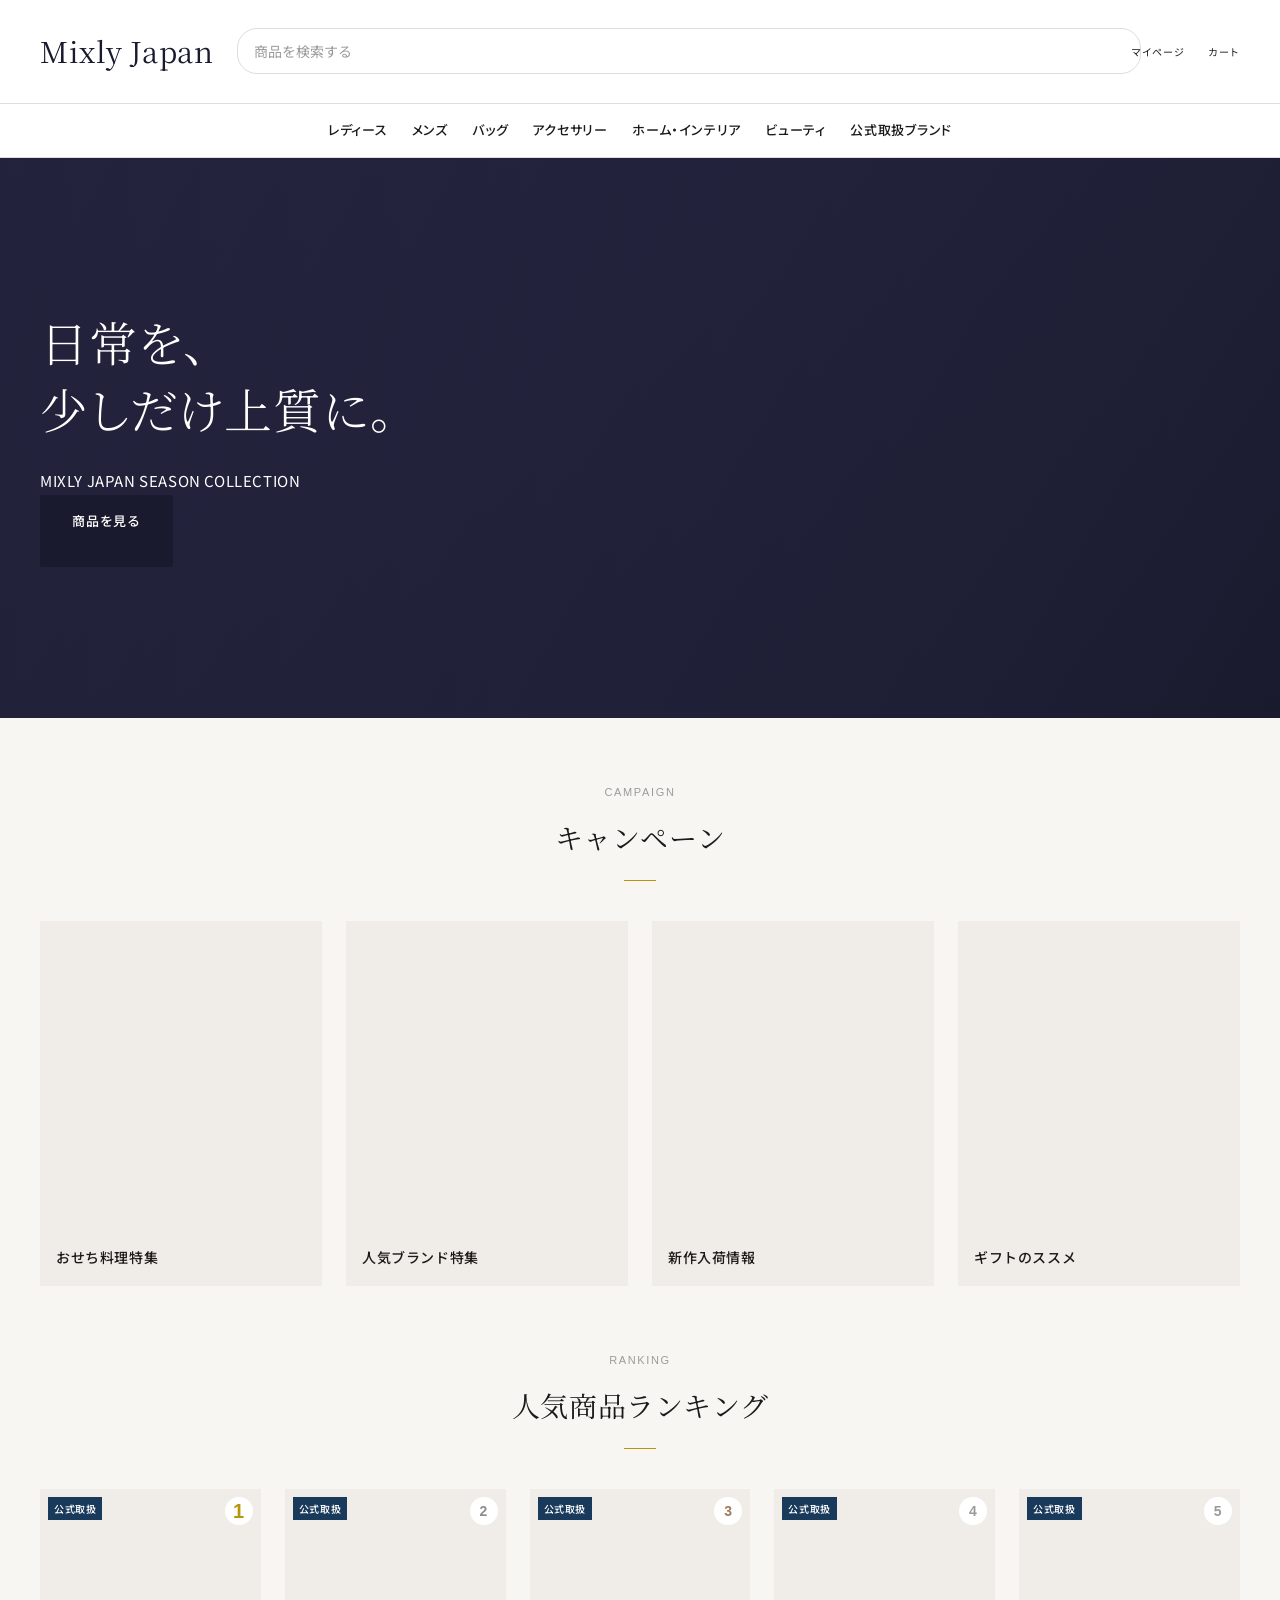
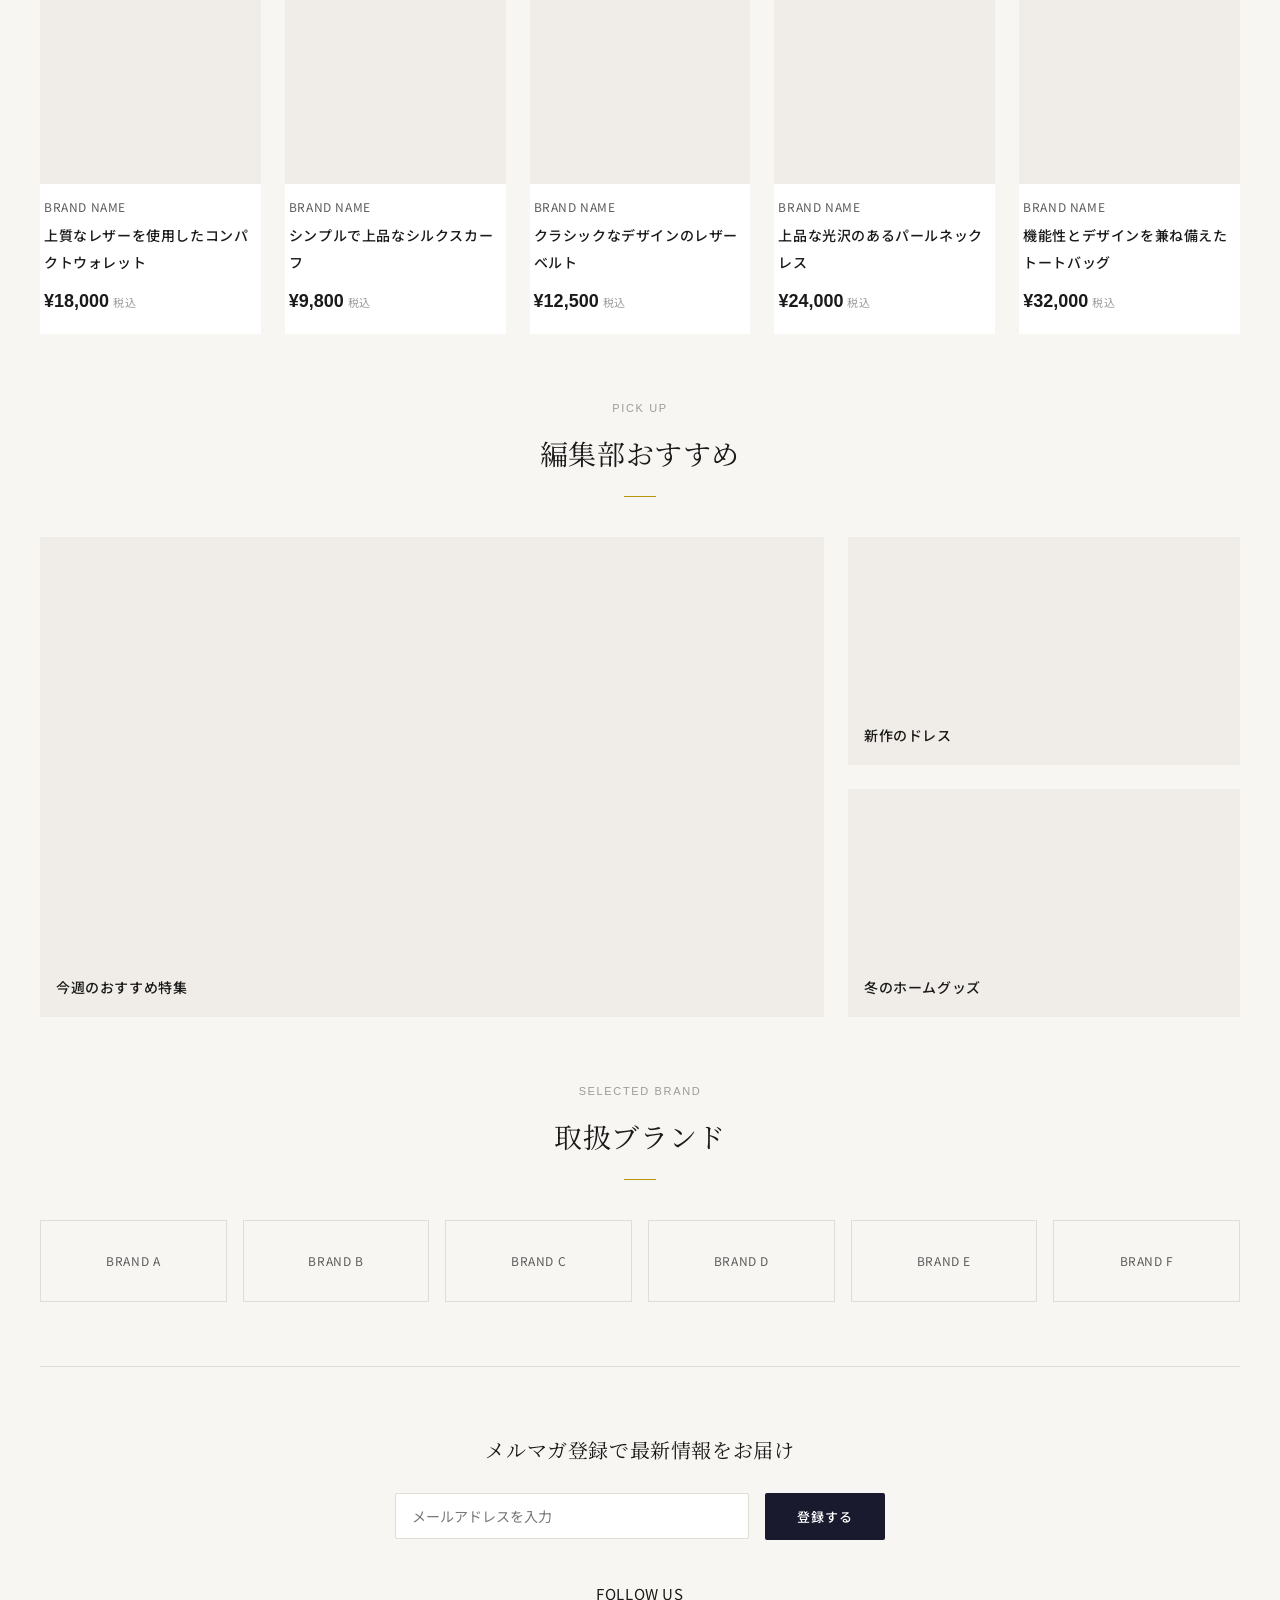
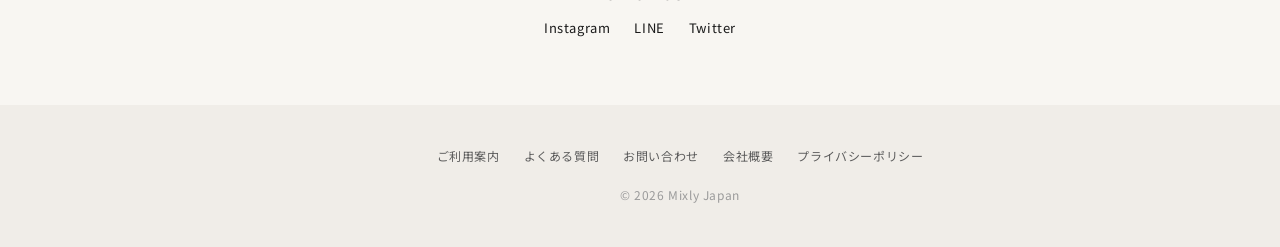
<file: legacy/test.html>
<!DOCTYPE html>
<html lang="ja">
<head>
    <meta charset="UTF-8">
    <meta name="viewport" content="width=device-width, initial-scale=1.0">
    <title>Mixly Japan</title>
    <link rel="stylesheet" type="text/css" href="style.css?v=3" />
</head>
<body>
    <header>
        <div class="container header-top">
            <div class="logo">Mixly Japan</div>
            <div class="header-search">
                <input type="text" placeholder="商品を検索する">
            </div>
            <div class="header-icons">
                <a href="#" class="icon-link">マイページ</a>
                <a href="#" class="icon-link">カート</a>
            </div>
        </div>
        <nav class="container">
            <ul>
                <li><a href="#">レディース</a></li>
                <li><a href="#">メンズ</a></li>
                <li><a href="#">バッグ</a></li>
                <li><a href="#">アクセサリー</a></li>
                <li><a href="#">ホーム・インテリア</a></li>
                <li><a href="#">ビューティ</a></li>
                <li><a href="#">公式取扱ブランド</a></li>
            </ul>
        </nav>
    </header>

    <div class="main-visual">
        <div class="hero-content">
            <h1>日常を、<br>少しだけ上質に。</h1>
            <p class="hero-sub">MIXLY JAPAN SEASON COLLECTION</p>
            <div class="hero-actions">
                <a href="#" class="btn btn-primary">商品を見る</a>
            </div>
        </div>
    </div>

    <div class="container">

        <section>
            <div class="section-heading">
                <span class="eyebrow">CAMPAIGN</span>
                <span class="title">キャンペーン</span>
                <div class="underline"></div>
            </div>
            <div class="banner-grid">
                <a href="#" class="banner-card">
                    <span class="banner-label">おせち料理特集</span>
                </a>
                <a href="#" class="banner-card">
                    <span class="banner-label">人気ブランド特集</span>
                </a>
                <a href="#" class="banner-card">
                    <span class="banner-label">新作入荷情報</span>
                </a>
                <a href="#" class="banner-card">
                    <span class="banner-label">ギフトのススメ</span>
                </a>
            </div>
        </section>

        <section>
            <div class="section-heading">
                <span class="eyebrow">RANKING</span>
                <span class="title">人気商品ランキング</span>
                <div class="underline"></div>
            </div>
            <div class="product-grid">
                <div class="product-card">
                    <div class="thumb">
                        <span class="badge-official">公式取扱</span>
                        <span class="rank-badge rank-1">1</span>
                    </div>
                    <div class="info">
                        <p class="brand">BRAND NAME</p>
                        <p class="name">上質なレザーを使用したコンパクトウォレット</p>
                        <p><span class="price">¥18,000</span><span class="price-tax">税込</span></p>
                    </div>
                </div>
                <div class="product-card">
                    <div class="thumb">
                        <span class="badge-official">公式取扱</span>
                        <span class="rank-badge rank-2">2</span>
                    </div>
                    <div class="info">
                        <p class="brand">BRAND NAME</p>
                        <p class="name">シンプルで上品なシルクスカーフ</p>
                        <p><span class="price">¥9,800</span><span class="price-tax">税込</span></p>
                    </div>
                </div>
                <div class="product-card">
                    <div class="thumb">
                        <span class="badge-official">公式取扱</span>
                        <span class="rank-badge rank-3">3</span>
                    </div>
                    <div class="info">
                        <p class="brand">BRAND NAME</p>
                        <p class="name">クラシックなデザインのレザーベルト</p>
                        <p><span class="price">¥12,500</span><span class="price-tax">税込</span></p>
                    </div>
                </div>
                <div class="product-card">
                    <div class="thumb">
                        <span class="badge-official">公式取扱</span>
                        <span class="rank-badge rank-4">4</span>
                    </div>
                    <div class="info">
                        <p class="brand">BRAND NAME</p>
                        <p class="name">上品な光沢のあるパールネックレス</p>
                        <p><span class="price">¥24,000</span><span class="price-tax">税込</span></p>
                    </div>
                </div>
                <div class="product-card">
                    <div class="thumb">
                        <span class="badge-official">公式取扱</span>
                        <span class="rank-badge rank-5">5</span>
                    </div>
                    <div class="info">
                        <p class="brand">BRAND NAME</p>
                        <p class="name">機能性とデザインを兼ね備えたトートバッグ</p>
                        <p><span class="price">¥32,000</span><span class="price-tax">税込</span></p>
                    </div>
                </div>
            </div>
        </section>

        <section>
            <div class="section-heading">
                <span class="eyebrow">PICK UP</span>
                <span class="title">編集部おすすめ</span>
                <div class="underline"></div>
            </div>
            <div class="bento-grid">
                <a href="#" class="bento-card bento-main">
                    <span class="banner-label">今週のおすすめ特集</span>
                </a>
                <a href="#" class="bento-card">
                    <span class="banner-label">新作のドレス</span>
                </a>
                <a href="#" class="bento-card">
                    <span class="banner-label">冬のホームグッズ</span>
                </a>
            </div>
        </section>

        <section>
            <div class="section-heading">
                <span class="eyebrow">SELECTED BRAND</span>
                <span class="title">取扱ブランド</span>
                <div class="underline"></div>
            </div>
            <div class="brand-grid">
                <div class="brand-logo">BRAND A</div>
                <div class="brand-logo">BRAND B</div>
                <div class="brand-logo">BRAND C</div>
                <div class="brand-logo">BRAND D</div>
                <div class="brand-logo">BRAND E</div>
                <div class="brand-logo">BRAND F</div>
            </div>
        </section>

        <section class="newsletter">
            <p class="newsletter-title">メルマガ登録で最新情報をお届け</p>
            <form class="newsletter-form">
                <input type="email" placeholder="メールアドレスを入力">
                <button type="submit" class="btn btn-primary">登録する</button>
            </form>
            <div class="sns-follow">
                <span class="eyebrow">FOLLOW US</span>
                <div class="sns-icons">
                    <a href="#">Instagram</a>
                    <a href="#">LINE</a>
                    <a href="#">Twitter</a>
                </div>
            </div>
        </section>

    </div>

    <div class="footer-outer">
        <footer class="container">
            <div class="footer-links">
                <a href="#">ご利用案内</a>
                <a href="#">よくある質問</a>
                <a href="#">お問い合わせ</a>
                <a href="#">会社概要</a>
                <a href="#">プライバシーポリシー</a>
            </div>
            <p class="footer-copy">&copy; 2026 Mixly Japan</p>
        </footer>
    </div>
</body>
</html>
</file>
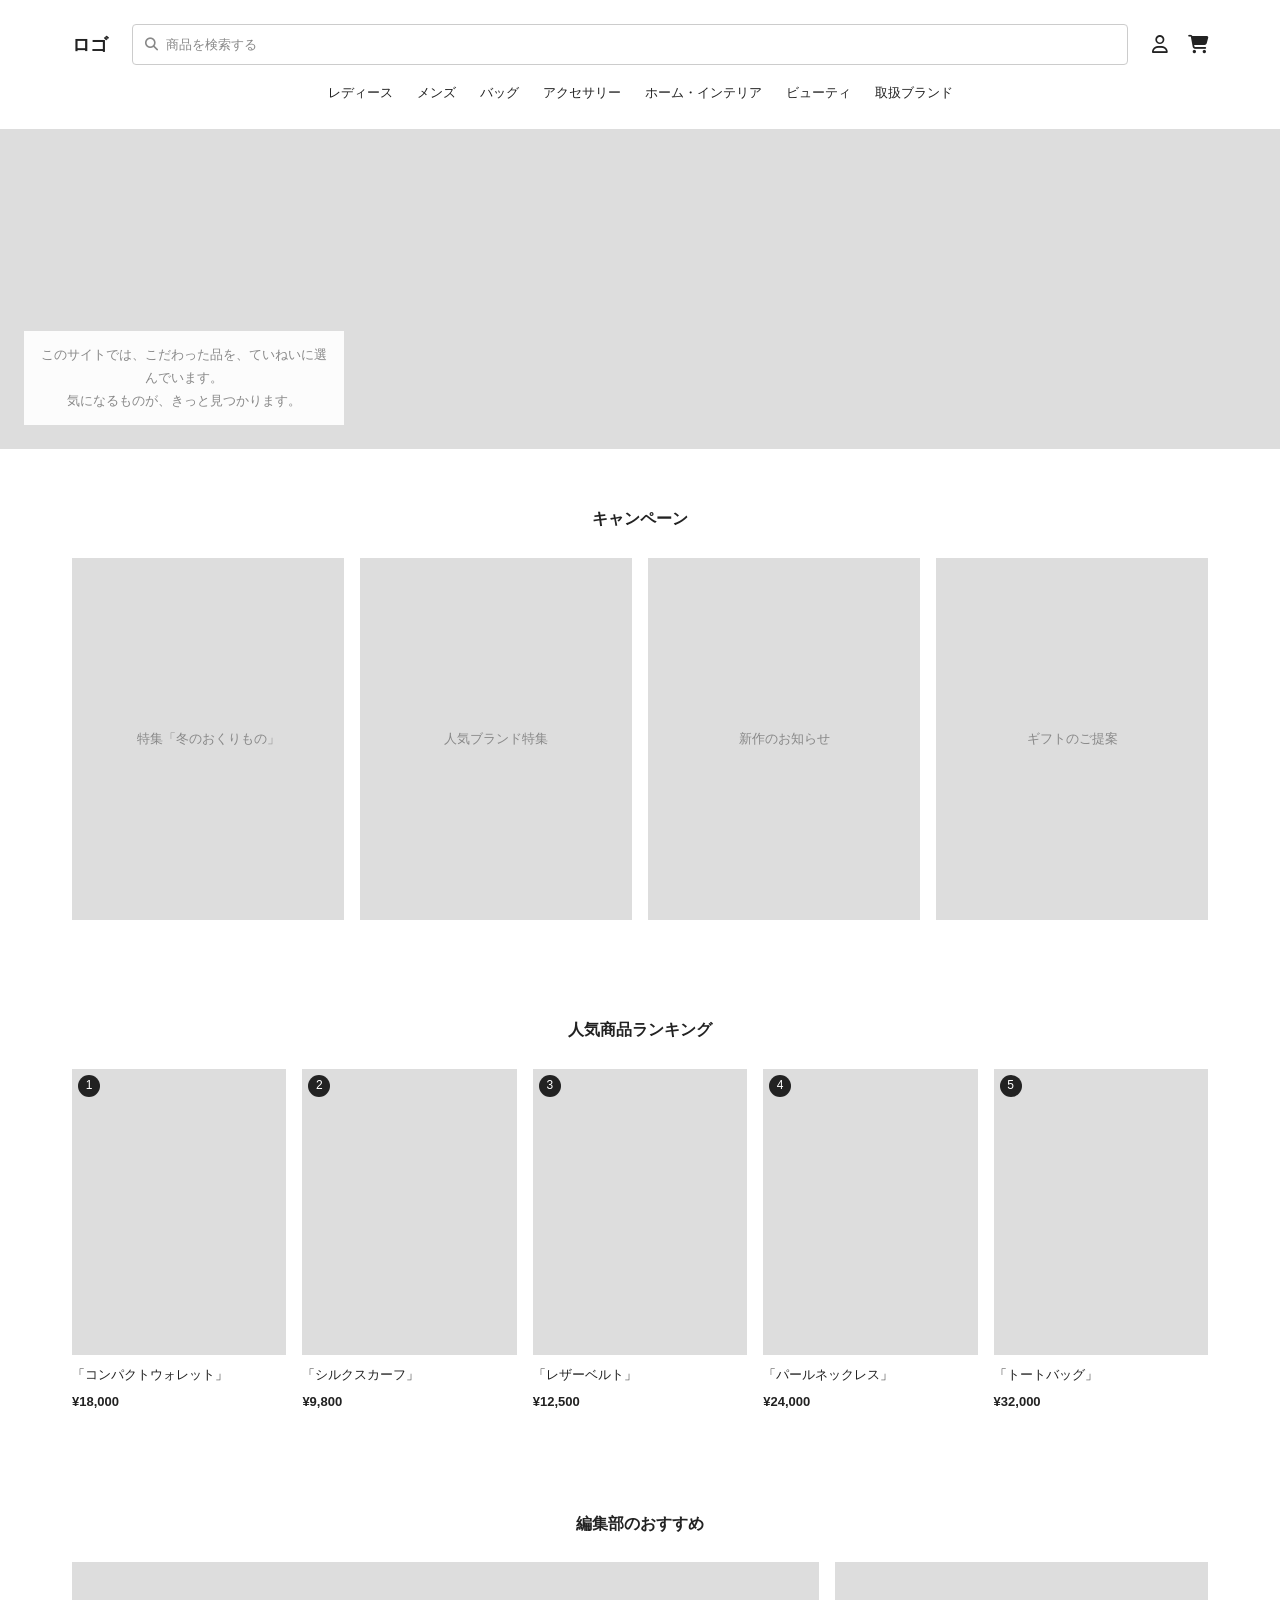
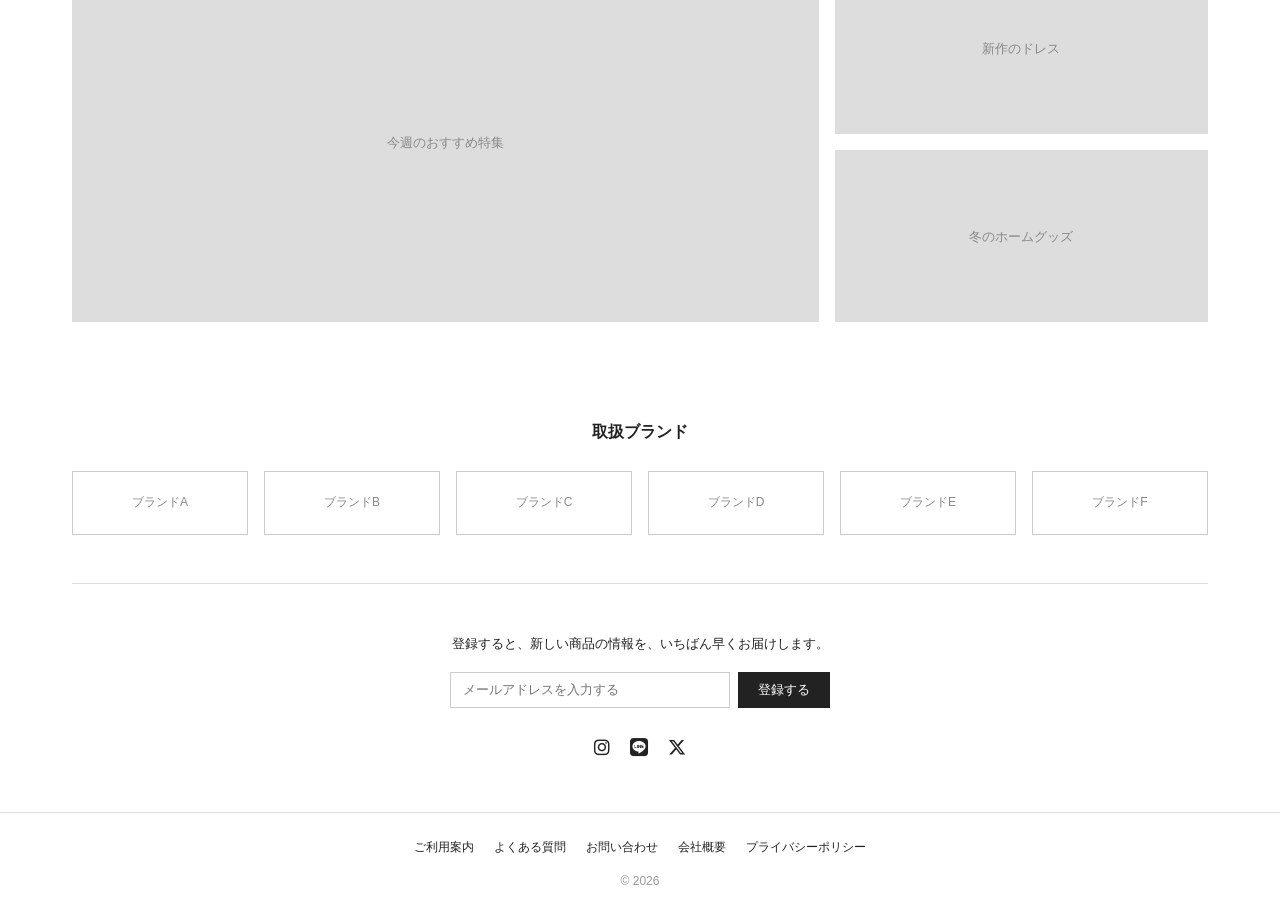
<file: wireframe/wireframe.html>
<!DOCTYPE html>
<html lang="ja">
<head>
<meta charset="UTF-8">
<meta name="viewport" content="width=device-width, initial-scale=1.0">
<title>ワイヤーフレーム</title>
<link rel="stylesheet" href="https://cdnjs.cloudflare.com/ajax/libs/font-awesome/6.5.1/css/all.min.css">
<style>
    * {
        margin: 0;
        padding: 0;
        box-sizing: border-box;
    }
    body {
        font-family: "Noto Sans JP", sans-serif;
        font-size: 13px;
        line-height: 1.8;
        color: #222;
        background: #fff;
    }
    a {
        text-decoration: none;
        color: #222;
    }
    ul {
        list-style: none;
    }
    .container {
        max-width: 1200px;
        margin: 0 auto;
        padding: 0 32px;
    }
    .gray-box {
        background: #ddd;
        color: #888;
        display: flex;
        align-items: center;
        justify-content: center;
        text-align: center;
    }

    /* header */
    header {
        padding: 24px 0;
    }
    .header-top {
        display: flex;
        align-items: center;
        gap: 24px;
        margin-bottom: 16px;
    }
    .logo {
        font-size: 18px;
        font-weight: 700;
        flex-shrink: 0;
    }
    .search {
        flex: 1;
        display: flex;
        align-items: center;
        gap: 8px;
        border: 1px solid #ccc;
        border-radius: 4px;
        padding: 8px 12px;
        color: #888;
    }
    .header-icons {
        display: flex;
        gap: 20px;
        flex-shrink: 0;
        font-size: 18px;
        color: #444;
    }
    nav ul {
        display: flex;
        gap: 24px;
        justify-content: center;
        flex-wrap: wrap;
    }
    nav a {
        font-size: 13px;
    }

    /* section */
    section {
        padding: 48px 0;
    }
    .section-title {
        text-align: center;
        font-size: 16px;
        font-weight: 700;
        margin-bottom: 24px;
    }

    /* hero */
    .hero {
        height: 320px;
        margin-bottom: 8px;
        position: relative;
    }
    .hero-text {
        position: absolute;
        bottom: 24px;
        left: 24px;
        background: rgba(255,255,255,0.9);
        padding: 12px 16px;
        max-width: 320px;
    }

    /* grid系 共通 */
    .grid {
        display: grid;
        gap: 16px;
    }
    .grid-4 { grid-template-columns: repeat(4, 1fr); }
    .grid-5 { grid-template-columns: repeat(5, 1fr); }
    .grid-6 { grid-template-columns: repeat(6, 1fr); }

    .banner {
        aspect-ratio: 3 / 4;
        font-size: 13px;
    }

    /* product card */
    .product-card .thumb {
        aspect-ratio: 3 / 4;
        position: relative;
        margin-bottom: 8px;
    }
    .product-card .rank {
        position: absolute;
        top: 6px;
        left: 6px;
        background: #222;
        color: #fff;
        width: 22px;
        height: 22px;
        border-radius: 50%;
        display: flex;
        align-items: center;
        justify-content: center;
        font-size: 12px;
    }
    .product-card .name {
        margin-bottom: 4px;
    }
    .product-card .price {
        font-weight: 700;
    }

    /* bento */
    .bento {
        display: grid;
        grid-template-columns: 2fr 1fr;
        grid-template-rows: repeat(2, 1fr);
        gap: 16px;
        height: 360px;
    }
    .bento-main {
        grid-row: 1 / 3;
    }

    /* brand */
    .brand-logo {
        height: 64px;
        font-size: 12px;
        border: 1px solid #ccc;
        background: #fff;
        color: #888;
    }

    /* newsletter */
    .newsletter {
        text-align: center;
        border-top: 1px solid #ddd;
    }
    .newsletter form {
        display: flex;
        justify-content: center;
        gap: 8px;
        margin: 16px 0 24px;
    }
    .newsletter input {
        width: 280px;
        height: 36px;
        border: 1px solid #ccc;
        padding: 0 12px;
        font-size: 13px;
    }
    .btn {
        height: 36px;
        padding: 0 20px;
        background: #222;
        color: #fff;
        border: none;
        font-size: 13px;
        cursor: pointer;
    }
    .sns {
        display: flex;
        justify-content: center;
        gap: 20px;
        font-size: 18px;
        color: #444;
    }

    /* footer */
    footer {
        border-top: 1px solid #ddd;
        padding: 24px 0;
        text-align: center;
    }
    .footer-links {
        display: flex;
        justify-content: center;
        gap: 20px;
        margin-bottom: 12px;
        font-size: 12px;
        color: #555;
    }
    .footer-copy {
        font-size: 12px;
        color: #999;
    }

    @media (max-width: 1023px) {
        .grid-4, .grid-5 { grid-template-columns: repeat(3, 1fr); }
        .grid-6 { grid-template-columns: repeat(3, 1fr); }
    }
    @media (max-width: 767px) {
        .grid-4, .grid-5, .grid-6 { grid-template-columns: repeat(2, 1fr); }
        .bento { grid-template-columns: 1fr; height: auto; }
        .bento-main { grid-row: auto; aspect-ratio: 3 / 2; }
        .bento > a:not(.bento-main) { aspect-ratio: 16 / 9; }
        .header-top { flex-wrap: wrap; }
        .search { order: 3; flex: 1 1 100%; }
    }
</style>
</head>
<body>

<header>
    <div class="container header-top">
        <div class="logo">ロゴ</div>
        <div class="search"><i class="fa-solid fa-magnifying-glass"></i><span>商品を検索する</span></div>
        <div class="header-icons">
            <a href="#"><i class="fa-regular fa-user"></i></a>
            <a href="#"><i class="fa-solid fa-cart-shopping"></i></a>
        </div>
    </div>
    <nav class="container">
        <ul>
            <li><a href="#">レディース</a></li>
            <li><a href="#">メンズ</a></li>
            <li><a href="#">バッグ</a></li>
            <li><a href="#">アクセサリー</a></li>
            <li><a href="#">ホーム・インテリア</a></li>
            <li><a href="#">ビューティ</a></li>
            <li><a href="#">取扱ブランド</a></li>
        </ul>
    </nav>
</header>

<div class="hero gray-box">
    <div class="hero-text">
        <p>このサイトでは、こだわった品を、ていねいに選んでいます。</p>
        <p>気になるものが、きっと見つかります。</p>
    </div>
</div>

<div class="container">

    <section>
        <p class="section-title">キャンペーン</p>
        <div class="grid grid-4">
            <a href="#" class="banner gray-box">特集「冬のおくりもの」</a>
            <a href="#" class="banner gray-box">人気ブランド特集</a>
            <a href="#" class="banner gray-box">新作のお知らせ</a>
            <a href="#" class="banner gray-box">ギフトのご提案</a>
        </div>
    </section>

    <section>
        <p class="section-title">人気商品ランキング</p>
        <div class="grid grid-5">
            <div class="product-card">
                <div class="thumb gray-box"><span class="rank">1</span></div>
                <p class="name">「コンパクトウォレット」</p>
                <p class="price">¥18,000</p>
            </div>
            <div class="product-card">
                <div class="thumb gray-box"><span class="rank">2</span></div>
                <p class="name">「シルクスカーフ」</p>
                <p class="price">¥9,800</p>
            </div>
            <div class="product-card">
                <div class="thumb gray-box"><span class="rank">3</span></div>
                <p class="name">「レザーベルト」</p>
                <p class="price">¥12,500</p>
            </div>
            <div class="product-card">
                <div class="thumb gray-box"><span class="rank">4</span></div>
                <p class="name">「パールネックレス」</p>
                <p class="price">¥24,000</p>
            </div>
            <div class="product-card">
                <div class="thumb gray-box"><span class="rank">5</span></div>
                <p class="name">「トートバッグ」</p>
                <p class="price">¥32,000</p>
            </div>
        </div>
    </section>

    <section>
        <p class="section-title">編集部のおすすめ</p>
        <div class="bento">
            <a href="#" class="bento-main gray-box">今週のおすすめ特集</a>
            <a href="#" class="gray-box">新作のドレス</a>
            <a href="#" class="gray-box">冬のホームグッズ</a>
        </div>
    </section>

    <section>
        <p class="section-title">取扱ブランド</p>
        <div class="grid grid-6">
            <div class="brand-logo gray-box">ブランドA</div>
            <div class="brand-logo gray-box">ブランドB</div>
            <div class="brand-logo gray-box">ブランドC</div>
            <div class="brand-logo gray-box">ブランドD</div>
            <div class="brand-logo gray-box">ブランドE</div>
            <div class="brand-logo gray-box">ブランドF</div>
        </div>
    </section>

    <section class="newsletter">
        <p>登録すると、新しい商品の情報を、いちばん早くお届けします。</p>
        <form>
            <input type="email" placeholder="メールアドレスを入力する">
            <button type="submit" class="btn">登録する</button>
        </form>
        <div class="sns">
            <a href="#"><i class="fa-brands fa-instagram"></i></a>
            <a href="#"><i class="fa-brands fa-line"></i></a>
            <a href="#"><i class="fa-brands fa-x-twitter"></i></a>
        </div>
    </section>

</div>

<footer>
    <div class="container">
        <div class="footer-links">
            <a href="#">ご利用案内</a>
            <a href="#">よくある質問</a>
            <a href="#">お問い合わせ</a>
            <a href="#">会社概要</a>
            <a href="#">プライバシーポリシー</a>
        </div>
        <p class="footer-copy">&copy; 2026</p>
    </div>
</footer>

</body>
</html>
</file>
<file: legacy/style.css>
@charset "UTF-8";

/* ==========================================================
   Mixly Japan — DESIGN.md 準拠スタイル
   公式ブランドの安心感 × 百貨店の上質感 × 令和のクリーンさ
   ========================================================== */

@import url("https://fonts.googleapis.com/css2?family=Noto+Serif+JP:wght@300;400;500;700&family=Noto+Sans+JP:wght@300;400;500;700&display=swap");

/* Reset CSS */
html, body, div, span, applet, object, iframe,
h1, h2, h3, h4, h5, h6, p, blockquote, pre,
a, abbr, acronym, address, big, cite, code,
del, dfn, em, img, ins, kbd, q, s, samp,
small, strike, strong, sub, sup, tt, var,
b, u, i, center,
dl, dt, dd, ol, ul, li,
fieldset, form, label, legend,
table, caption, tbody, tfoot, thead, tr, th, td,
article, aside, canvas, details, embed,
figure, figcaption, footer, header, hgroup,
menu, nav, output, ruby, section, summary,
time, mark, audio, video {
    margin: 0;
    padding: 0;
    border: 0;
    font-size: 100%;
    font: inherit;
    vertical-align: baseline;
}
article, aside, details, figcaption, figure,
footer, header, hgroup, menu, nav, section {
    display: block;
}
ol, ul {
    list-style: none;
}
blockquote, q {
    quotes: none;
}
blockquote:before, blockquote:after,
q:before, q:after {
    content: '';
    content: none;
}
table {
    border-collapse: collapse;
    border-spacing: 0;
}

/* ---------------- Design Tokens ---------------- */
:root {
    /* Color: Primary */
    --color-primary: #1A1A2E;
    --color-primary-light: #2D2D4E;

    /* Color: Accent */
    --color-gold: #B8960C;
    --color-gold-light: #D4AF37;

    /* Color: Semantic */
    --color-official-badge: #1A3A5C;
    --color-danger: #C0392B;
    --color-success: #27AE60;
    --color-warning: #E67E22;

    /* Color: Neutral */
    --color-text-primary: #1A1A1A;
    --color-text-secondary: #5C5C5C;
    --color-text-tertiary: #9B9B9B;
    --color-border: #E0DDD8;
    --color-background: #F8F6F2;
    --color-surface: #FFFFFF;
    --color-surface-dark: #F0EDE8;

    /* Font Families */
    --font-heading: "Noto Serif JP", "Georgia", serif;
    --font-body: "Noto Sans JP", "Helvetica Neue", Arial, sans-serif;
    --font-price: "Helvetica Neue", Arial, "Noto Sans JP", sans-serif;
    --font-mono: SFMono-Regular, Consolas, "Liberation Mono", monospace;

    /* Spacing Scale */
    --space-xs: 4px;
    --space-s: 8px;
    --space-m: 16px;
    --space-l: 24px;
    --space-xl: 40px;
    --space-2xl: 64px;
    --space-3xl: 96px;
}

html {
    word-break: break-all;
    overflow-wrap: break-word;
    line-break: strict;
    hanging-punctuation: first last;
}

body {
    background: var(--color-background);
    color: var(--color-text-primary);
    font-family: var(--font-body);
    font-size: 15px;
    line-height: 1.9;
    letter-spacing: 0.04em;
    font-feature-settings: "kern" 1;
}

h1, h2, h3 {
    font-family: var(--font-heading);
    color: var(--color-text-primary);
    letter-spacing: 0.02em;
    font-feature-settings: "palt" 1, "kern" 1;
}

.container {
    max-width: 1280px;
    margin: 0 auto;
    padding: 0 40px;
}

/* ---------------- Header / Navigation ---------------- */
header {
    background: var(--color-surface);
    border-bottom: 1px solid var(--color-border);
}
.header-top {
    display: flex;
    align-items: center;
    gap: var(--space-l);
    padding: var(--space-l) 40px;
}
.logo {
    font-family: var(--font-heading);
    font-size: 1.8rem;
    font-weight: 400;
    letter-spacing: 0.02em;
    color: var(--color-primary);
    flex-shrink: 0;
}
.header-search {
    flex: 1;
}
.header-search input {
    width: 100%;
    height: 44px;
    border: 1px solid var(--color-border);
    border-radius: 20px;
    padding: 0 var(--space-m);
    font-family: var(--font-body);
    font-size: 14px;
    color: var(--color-text-primary);
}
.header-search input:focus {
    outline: none;
    border-color: var(--color-primary);
}
.header-search input::placeholder {
    color: var(--color-text-tertiary);
}
.header-icons {
    display: flex;
    gap: var(--space-l);
    flex-shrink: 0;
}
.icon-link {
    text-decoration: none;
    font-family: var(--font-body);
    font-size: 10px;
    color: var(--color-text-primary);
    min-height: 44px;
    display: flex;
    align-items: center;
}
nav {
    border-top: 1px solid var(--color-border);
}
nav ul {
    display: flex;
    gap: var(--space-l);
    justify-content: center;
    padding: 0 40px;
}
nav a {
    display: inline-block;
    text-decoration: none;
    color: var(--color-text-primary);
    font-family: var(--font-body);
    font-size: 13px;
    font-weight: 500;
    letter-spacing: 0.06em;
    font-feature-settings: "palt" 1, "kern" 1;
    padding: var(--space-xs) 0;
    border-bottom: 1px solid transparent;
    min-height: 44px;
    line-height: 44px;
    transition: color 0.2s ease, border-color 0.2s ease;
}
nav a:hover {
    color: var(--color-gold);
    border-bottom-color: var(--color-gold);
}

/* ---------------- Hero Section ---------------- */
.main-visual {
    position: relative;
    width: 100%;
    height: 560px;
    background: linear-gradient(to right, rgba(26,26,46,0.55), rgba(26,26,46,0)), linear-gradient(120deg, #2D2D4E, #1A1A2E);
    background-size: cover;
    display: flex;
    align-items: center;
    justify-content: flex-start;
    margin-bottom: var(--space-2xl);
    padding-left: var(--space-xl);
}
.main-visual .hero-content {
    max-width: 480px;
    color: var(--color-surface);
}
.main-visual h1 {
    font-size: 48px;
    font-weight: 300;
    line-height: 1.4;
    letter-spacing: 0.02em;
    color: var(--color-surface);
    margin-bottom: var(--space-l);
}
.main-visual .hero-actions {
    display: flex;
    gap: var(--space-m);
}

/* ---------------- Buttons ---------------- */
.btn {
    display: inline-block;
    font-family: var(--font-body);
    font-size: 13px;
    font-weight: 500;
    letter-spacing: 0.06em;
    text-decoration: none;
    border-radius: 2px;
    text-align: center;
    min-height: 44px;
    cursor: pointer;
    transition: background-color 0.2s ease, color 0.2s ease, border-color 0.2s ease;
}
.btn-primary {
    background: var(--color-primary);
    color: var(--color-surface);
    border: none;
    padding: 14px 32px;
}
.btn-primary:hover {
    background: var(--color-primary-light);
}
.btn-secondary {
    background: transparent;
    color: var(--color-primary);
    border: 1px solid var(--color-primary);
    padding: 13px 31px;
}
.btn-secondary:hover {
    background: var(--color-primary);
    color: var(--color-surface);
}
.btn-ghost {
    background: transparent;
    color: var(--color-text-secondary);
    font-size: 12px;
    letter-spacing: 0.1em;
    border: none;
    border-bottom: 1px solid var(--color-text-tertiary);
    padding: 4px 0;
    border-radius: 0;
}
.btn-ghost:hover {
    color: var(--color-primary);
    border-bottom-color: var(--color-primary);
}

/* ---------------- Section Heading ---------------- */
.section-heading {
    text-align: center;
    margin-bottom: var(--space-xl);
}
.section-heading .eyebrow {
    display: block;
    font-family: var(--font-price);
    font-size: 11px;
    letter-spacing: 0.15em;
    color: var(--color-text-tertiary);
    margin-bottom: var(--space-s);
}
.section-heading .title {
    font-family: var(--font-heading);
    font-size: 28px;
    font-weight: 400;
    color: var(--color-text-primary);
}
.section-heading .underline {
    width: 32px;
    height: 1px;
    background: var(--color-gold);
    margin: var(--space-m) auto 0;
}

/* ---------------- Product Grid / Cards ---------------- */
.product-grid {
    display: grid;
    grid-template-columns: repeat(5, 1fr);
    gap: var(--space-l);
    margin-bottom: var(--space-2xl);
}
.product-card {
    background: var(--color-surface);
    border-radius: 0;
}
.product-card .thumb {
    position: relative;
    width: 100%;
    aspect-ratio: 3 / 4;
    background: var(--color-surface-dark);
    overflow: hidden;
}
.product-card .thumb img {
    width: 100%;
    height: 100%;
    object-fit: cover;
    display: block;
}
.badge-official {
    position: absolute;
    top: 8px;
    left: 8px;
    background: var(--color-official-badge);
    color: var(--color-surface);
    font-family: var(--font-body);
    font-size: 10px;
    font-weight: 500;
    padding: 2px 6px;
}
.product-card .info {
    padding: 12px 4px 16px;
}
.product-card .brand {
    font-size: 12px;
    color: var(--color-text-secondary);
    margin-bottom: var(--space-xs);
}
.product-card .name {
    font-size: 14px;
    font-weight: 500;
    color: var(--color-text-primary);
    display: -webkit-box;
    -webkit-line-clamp: 2;
    -webkit-box-orient: vertical;
    overflow: hidden;
    min-height: 44px;
    margin-bottom: var(--space-s);
}
.product-card .price {
    font-family: var(--font-price);
    font-size: 18px;
    font-weight: 700;
    letter-spacing: 0;
    color: var(--color-text-primary);
}
.product-card .price-tax {
    font-family: var(--font-body);
    font-size: 11px;
    color: var(--color-text-tertiary);
    margin-left: var(--space-xs);
}

/* ---------------- Campaign Banners ---------------- */
.banner-grid {
    display: grid;
    grid-template-columns: repeat(4, 1fr);
    gap: var(--space-l);
    margin-bottom: var(--space-2xl);
}
.banner-card {
    position: relative;
    display: flex;
    align-items: flex-end;
    aspect-ratio: 3 / 4;
    background: var(--color-surface-dark);
    text-decoration: none;
    padding: var(--space-m);
    transition: opacity 0.2s ease;
}
.banner-card:hover {
    opacity: 0.85;
}
.banner-label {
    font-family: var(--font-body);
    font-size: 14px;
    font-weight: 500;
    color: var(--color-text-primary);
}

/* ---------------- Ranking Numbers ---------------- */
.rank-badge {
    position: absolute;
    top: 8px;
    right: 8px;
    width: 28px;
    height: 28px;
    border-radius: 50%;
    background: var(--color-surface);
    display: flex;
    align-items: center;
    justify-content: center;
    font-family: var(--font-price);
    font-weight: 700;
    font-size: 14px;
}
.rank-badge.rank-1 {
    color: var(--color-gold);
    font-size: 20px;
}
.rank-badge.rank-2 {
    color: #8C8C8C;
}
.rank-badge.rank-3 {
    color: #A0785A;
}
.rank-badge.rank-4,
.rank-badge.rank-5 {
    color: var(--color-text-tertiary);
}

/* ---------------- Pick Up (Bento UI) ---------------- */
.bento-grid {
    display: grid;
    grid-template-columns: 2fr 1fr;
    grid-template-rows: repeat(2, 1fr);
    gap: var(--space-l);
    height: 480px;
    margin-bottom: var(--space-2xl);
}
.bento-card {
    position: relative;
    display: flex;
    align-items: flex-end;
    background: var(--color-surface-dark);
    text-decoration: none;
    padding: var(--space-m);
    transition: opacity 0.2s ease;
}
.bento-card:hover {
    opacity: 0.85;
}
.bento-main {
    grid-row: 1 / 3;
}

/* ---------------- Selected Brand ---------------- */
.brand-grid {
    display: grid;
    grid-template-columns: repeat(6, 1fr);
    gap: var(--space-m);
    margin-bottom: var(--space-2xl);
}
.brand-logo {
    display: flex;
    align-items: center;
    justify-content: center;
    height: 80px;
    border: 1px solid var(--color-border);
    font-family: var(--font-body);
    font-size: 12px;
    color: var(--color-text-secondary);
}

/* ---------------- Newsletter / SNS Follow ---------------- */
.newsletter {
    text-align: center;
    padding: var(--space-2xl) 0;
    border-top: 1px solid var(--color-border);
}
.newsletter-title {
    font-family: var(--font-heading);
    font-size: 20px;
    margin-bottom: var(--space-l);
}
.newsletter-form {
    display: flex;
    justify-content: center;
    gap: var(--space-m);
    margin-bottom: var(--space-xl);
}
.newsletter-form input {
    width: 320px;
    height: 44px;
    border: 1px solid var(--color-border);
    border-radius: 2px;
    padding: 0 var(--space-m);
    font-family: var(--font-body);
    font-size: 14px;
}
.newsletter-form input:focus {
    outline: none;
    border-color: var(--color-primary);
}
.sns-icons {
    display: flex;
    justify-content: center;
    gap: var(--space-l);
    margin-top: var(--space-s);
}
.sns-icons a {
    text-decoration: none;
    color: var(--color-text-primary);
    font-size: 13px;
}

/* ---------------- Footer ---------------- */
.footer-outer {
    width: 100%;
    background: var(--color-surface-dark);
}
.footer-outer footer {
    width: 100%;
    max-width: 1280px;
    margin: 0 auto;
    padding: var(--space-xl) 40px;
    text-align: center;
    font-family: var(--font-body);
    font-size: 12px;
    color: var(--color-text-secondary);
}
.footer-links {
    display: flex;
    justify-content: center;
    gap: var(--space-l);
    margin-bottom: var(--space-m);
}
.footer-links a {
    text-decoration: none;
    color: var(--color-text-secondary);
    font-size: 12px;
}
.footer-copy {
    color: var(--color-text-tertiary);
}

/* 900px 以下：タブレット（3カラム） */
@media (max-width: 1023px) {
    .product-grid {
        grid-template-columns: repeat(3, 1fr);
        gap: 20px;
    }
    .banner-grid {
        grid-template-columns: repeat(2, 1fr);
    }
    .brand-grid {
        grid-template-columns: repeat(3, 1fr);
    }
}
@media (max-width: 900px) {
    .logo {
        font-size: 1.3rem;
    }
}
/* 767px 以下：SP（2カラム） */
@media (max-width: 767px) {
    .container {
        padding: 0 16px;
    }
    .header-top {
        flex-wrap: wrap;
        padding: var(--space-m) 16px;
    }
    .header-search {
        order: 3;
        flex: 1 1 100%;
    }
    nav ul {
        gap: var(--space-m);
        flex-wrap: wrap;
        padding: var(--space-s) 16px;
    }
    .main-visual {
        height: 420px;
        padding-left: var(--space-m);
    }
    .main-visual h1 {
        font-size: 28px;
    }
    body {
        font-size: 14px;
    }
    .product-grid {
        grid-template-columns: repeat(2, 1fr);
        gap: 12px;
    }
    .banner-grid {
        grid-template-columns: repeat(2, 1fr);
        gap: 12px;
    }
    .bento-grid {
        grid-template-columns: 1fr;
        grid-template-rows: auto;
        height: auto;
    }
    .bento-main {
        grid-row: auto;
        aspect-ratio: 3 / 2;
    }
    .bento-card {
        aspect-ratio: 16 / 9;
    }
    .brand-grid {
        grid-template-columns: repeat(2, 1fr);
    }
    .newsletter-form {
        flex-direction: column;
        align-items: center;
    }
    .newsletter-form input {
        width: 100%;
        max-width: 320px;
    }
    .footer-links {
        flex-wrap: wrap;
        gap: var(--space-m);
    }
}
</file>
